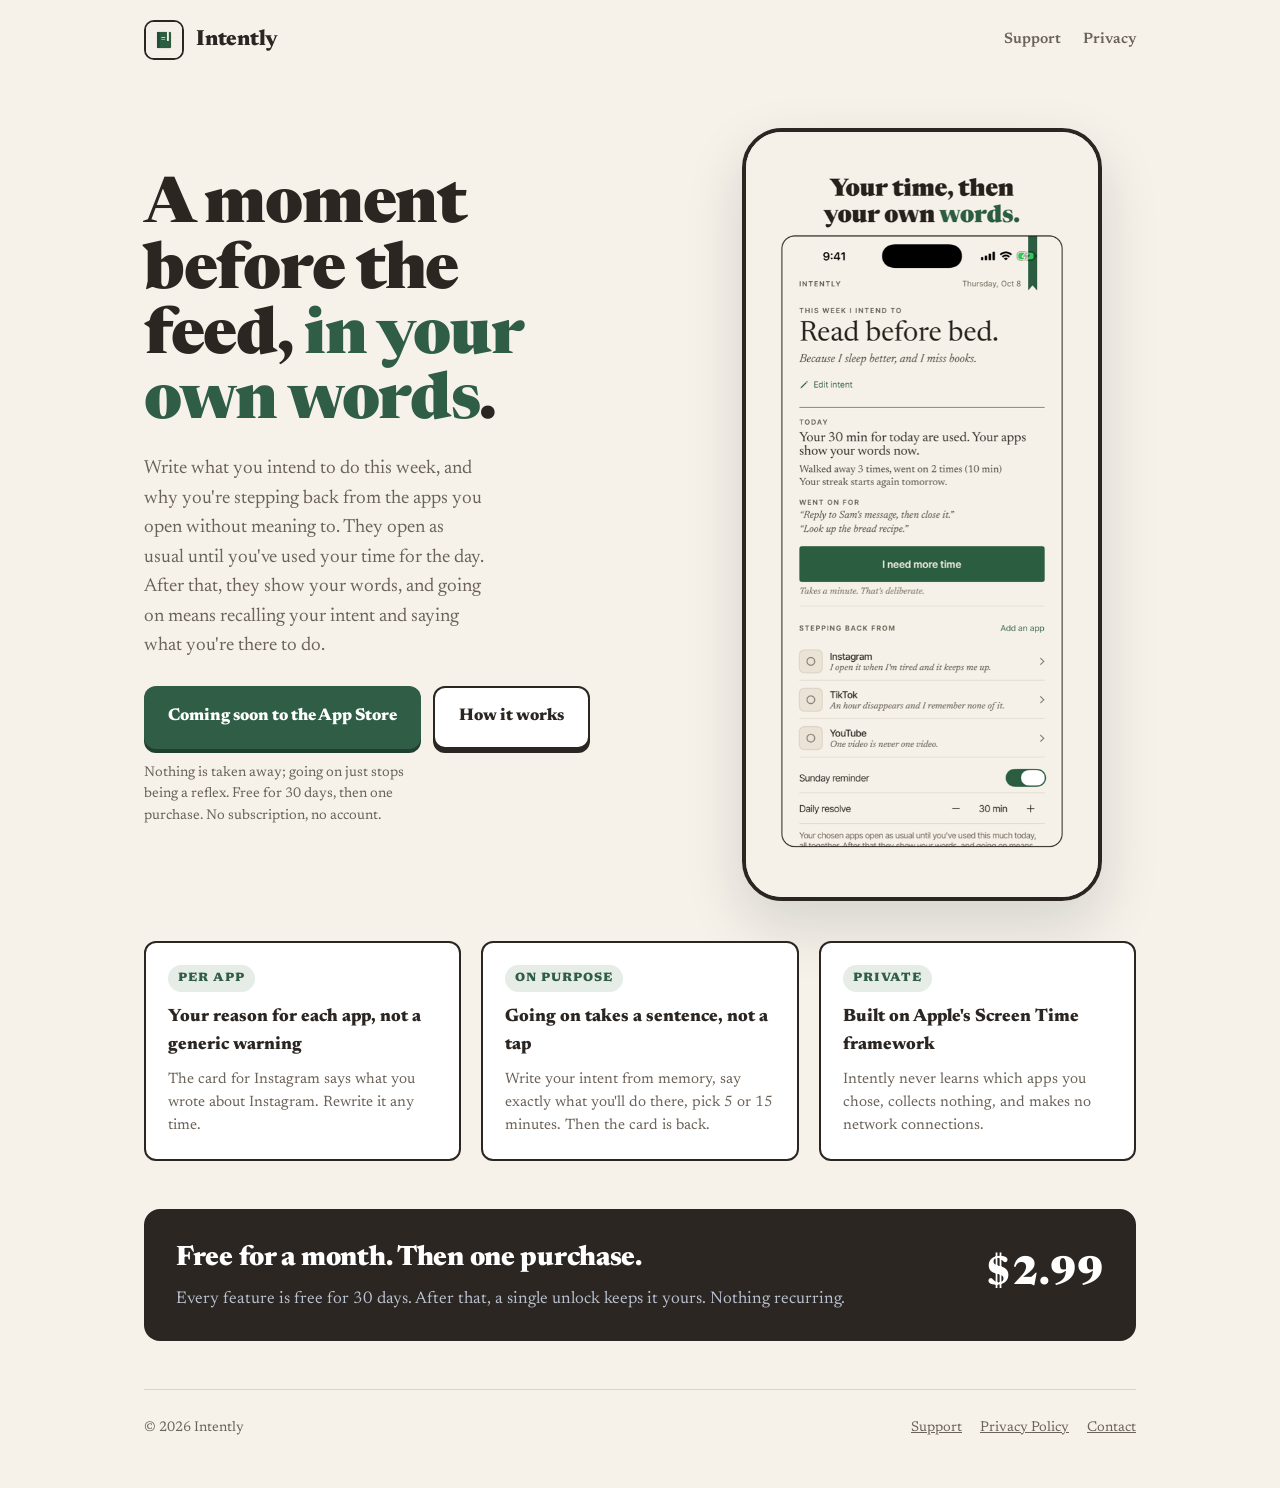
<file: index.html>
<!doctype html>
<html lang="en">
<head>
<meta charset="utf-8">
<meta name="viewport" content="width=device-width, initial-scale=1">
<title>Intently · Open apps on purpose</title>
<meta name="description" content="Intently puts your own words between you and the apps you open by reflex. A check-in, never a block. Free for 30 days, then one purchase.">
<link rel="icon" href="img/icon.png">
<link rel="preconnect" href="https://fonts.googleapis.com">
<link rel="stylesheet" href="https://fonts.googleapis.com/css2?family=Newsreader:ital,opsz,wght@0,6..72,400;0,6..72,600;1,6..72,400&family=Source+Sans+3:wght@400;600&display=swap">
<link rel="stylesheet" href="style.css">
</head>
<body>
<div class="wrap">
  <header class="nav">
    <a class="brand" href="./"><img src="img/icon.png" alt=""><span>Intently</span></a>
    <nav><a href="support.html">Support</a><a href="privacy.html">Privacy</a></nav>
  </header>

  <section class="hero">
    <div>
      <h1>A moment before the feed, <em>in your own words</em>.</h1>
      <p>Write what you intend to do this week, and why you're stepping back from the apps you open without meaning to. They open as usual until you've used your time for the day. After that, they show your words, and going on means recalling your intent and saying what you're there to do.</p>
      <div class="actions">
        <a class="cta" href="#">Coming soon to the App Store</a>
        <a class="cta ghost" href="support.html">How it works</a>
      </div>
      <p class="note">Nothing is taken away; going on just stops being a reflex. Free for 30 days, then one purchase. No subscription, no account.</p>
    </div>
    <img class="phone" src="img/01-home.png" alt="The Intently home screen: this week’s intent, today’s count, and the apps you are stepping back from">
  </section>

  <section class="features">
    <div class="card">
      <span class="eyebrow">Per app</span>
      <h3>Your reason for each app, not a generic warning</h3>
      <p>The card for Instagram says what you wrote about Instagram. Rewrite it any time.</p>
    </div>
    <div class="card">
      <span class="eyebrow">On purpose</span>
      <h3>Going on takes a sentence, not a tap</h3>
      <p>Write your intent from memory, say exactly what you'll do there, pick 5 or 15 minutes. Then the card is back.</p>
    </div>
    <div class="card">
      <span class="eyebrow">Private</span>
      <h3>Built on Apple's Screen Time framework</h3>
      <p>Intently never learns which apps you chose, collects nothing, and makes no network connections.</p>
    </div>
  </section>

  <section class="pricing">
    <div>
      <h2>Free for a month. Then one purchase.</h2>
      <p>Every feature is free for 30 days. After that, a single unlock keeps it yours. Nothing recurring.</p>
    </div>
    <div class="price">$2.99</div>
  </section>

  <footer>
    <div>© 2026 Intently</div>
    <nav><a href="support.html">Support</a><a href="privacy.html">Privacy Policy</a><a href="support.html#contact">Contact</a></nav>
  </footer>
</div>
</body>
</html>
</file>
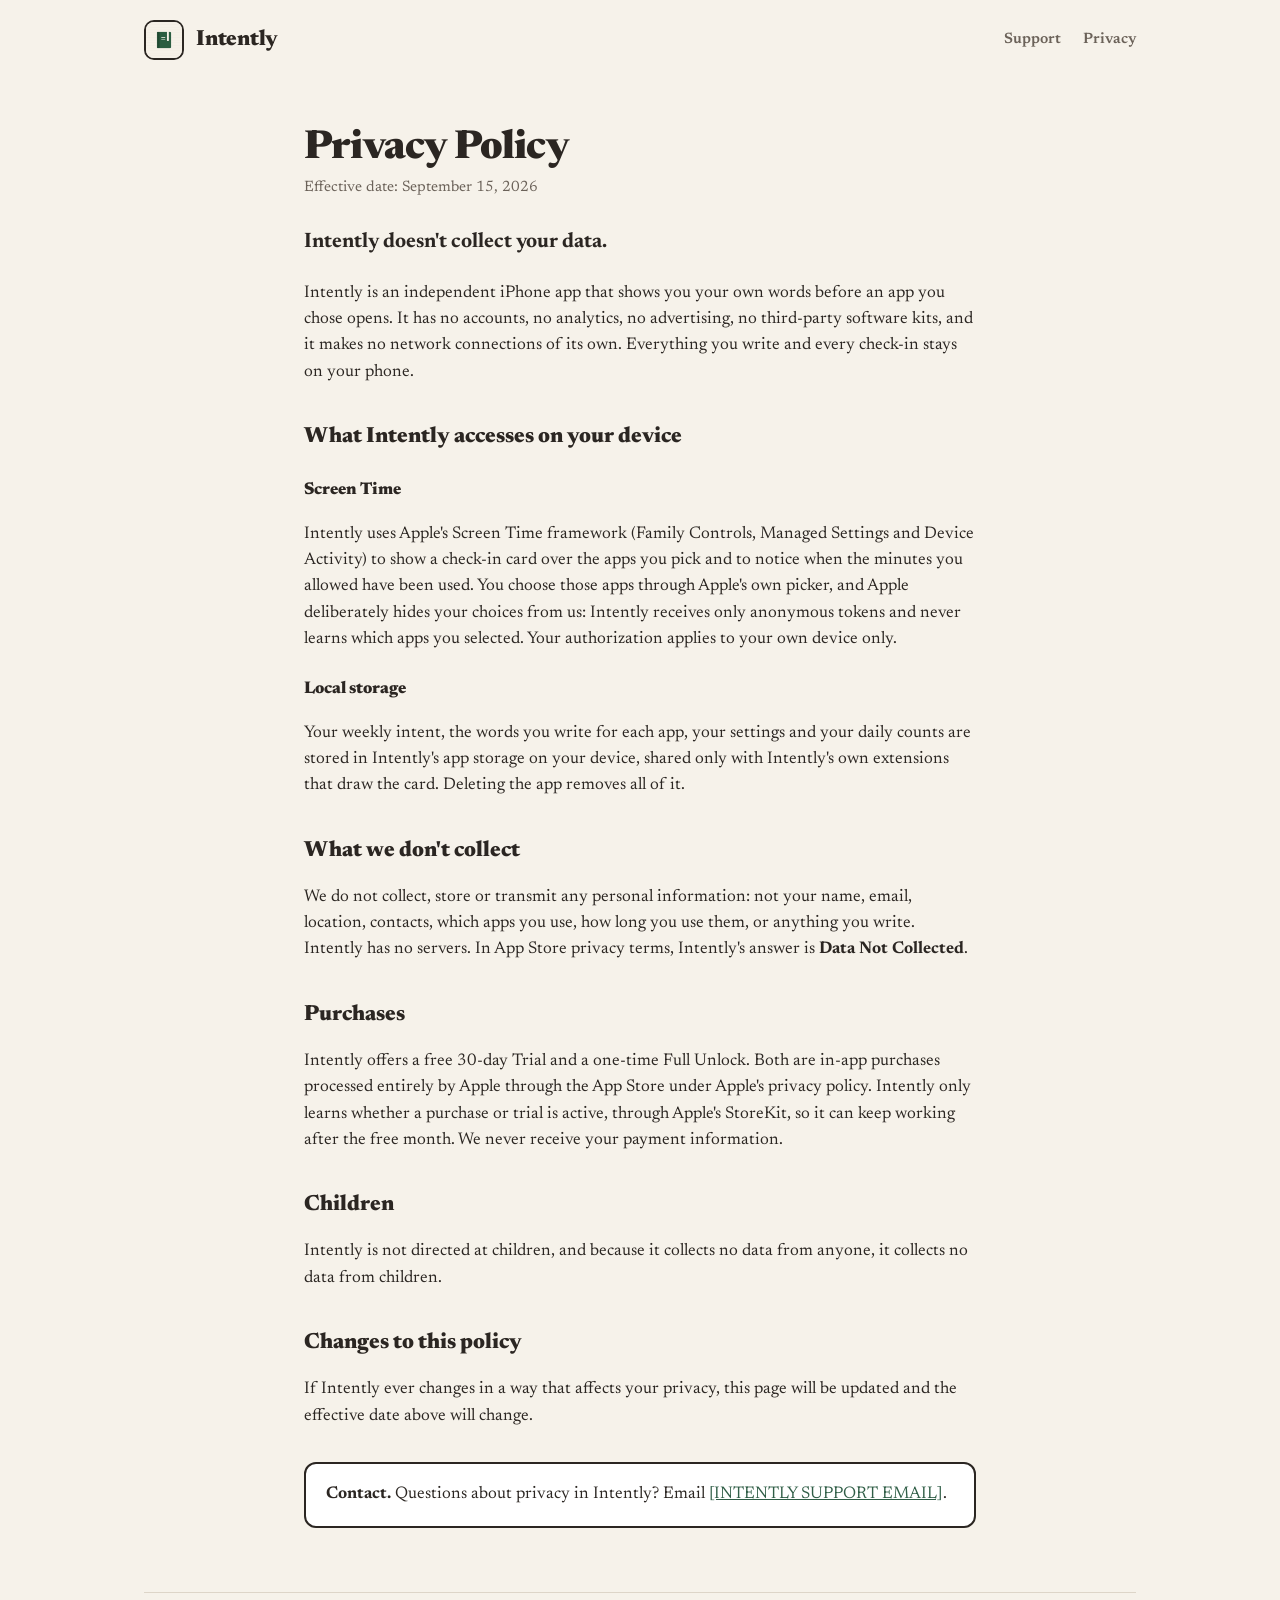
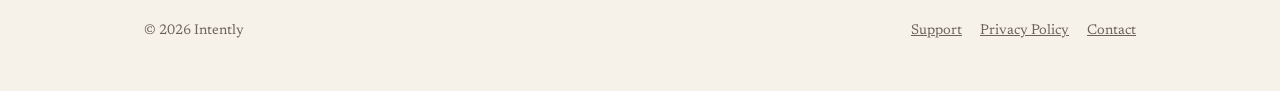
<file: privacy.html>
<!doctype html>
<html lang="en">
<head>
<meta charset="utf-8">
<meta name="viewport" content="width=device-width, initial-scale=1">
<title>Intently Privacy Policy</title>
<meta name="description" content="Intently doesn't collect your data. What the app accesses on your device, and what it never does.">
<link rel="icon" href="img/icon.png">
<link rel="preconnect" href="https://fonts.googleapis.com">
<link rel="stylesheet" href="https://fonts.googleapis.com/css2?family=Newsreader:ital,opsz,wght@0,6..72,400;0,6..72,600;1,6..72,400&family=Source+Sans+3:wght@400;600&display=swap">
<link rel="stylesheet" href="style.css">
</head>
<body>
<div class="wrap">
  <header class="nav">
    <a class="brand" href="./"><img src="img/icon.png" alt=""><span>Intently</span></a>
    <nav><a href="support.html">Support</a><a href="privacy.html">Privacy</a></nav>
  </header>
</div>
<main class="doc">
  <h1>Privacy Policy</h1>
  <div class="meta">Effective date: September 15, 2026</div>
  <p class="lede">Intently doesn't collect your data.</p>
  <p>Intently is an independent iPhone app that shows you your own words before an app you chose opens. It has no accounts, no analytics, no advertising, no third-party software kits, and it makes no network connections of its own. Everything you write and every check-in stays on your phone.</p>

  <h2>What Intently accesses on your device</h2>
  <h3>Screen Time</h3>
  <p>Intently uses Apple's Screen Time framework (Family Controls, Managed Settings and Device Activity) to show a check-in card over the apps you pick and to notice when the minutes you allowed have been used. You choose those apps through Apple's own picker, and Apple deliberately hides your choices from us: Intently receives only anonymous tokens and never learns which apps you selected. Your authorization applies to your own device only.</p>
  <h3>Local storage</h3>
  <p>Your weekly intent, the words you write for each app, your settings and your daily counts are stored in Intently's app storage on your device, shared only with Intently's own extensions that draw the card. Deleting the app removes all of it.</p>

  <h2>What we don't collect</h2>
  <p>We do not collect, store or transmit any personal information: not your name, email, location, contacts, which apps you use, how long you use them, or anything you write. Intently has no servers. In App Store privacy terms, Intently's answer is <strong>Data Not Collected</strong>.</p>

  <h2>Purchases</h2>
  <p>Intently offers a free 30-day Trial and a one-time Full Unlock. Both are in-app purchases processed entirely by Apple through the App Store under Apple's privacy policy. Intently only learns whether a purchase or trial is active, through Apple's StoreKit, so it can keep working after the free month. We never receive your payment information.</p>

  <h2>Children</h2>
  <p>Intently is not directed at children, and because it collects no data from anyone, it collects no data from children.</p>

  <h2>Changes to this policy</h2>
  <p>If Intently ever changes in a way that affects your privacy, this page will be updated and the effective date above will change.</p>

  <div class="contact" id="contact">
    <strong>Contact.</strong> Questions about privacy in Intently? Email <a href="mailto:[INTENTLY SUPPORT EMAIL]">[INTENTLY SUPPORT EMAIL]</a>.
  </div>
</main>
<div class="wrap">
  <footer>
    <div>© 2026 Intently</div>
    <nav><a href="support.html">Support</a><a href="privacy.html">Privacy Policy</a><a href="support.html#contact">Contact</a></nav>
  </footer>
</div>
</body>
</html>
</file>
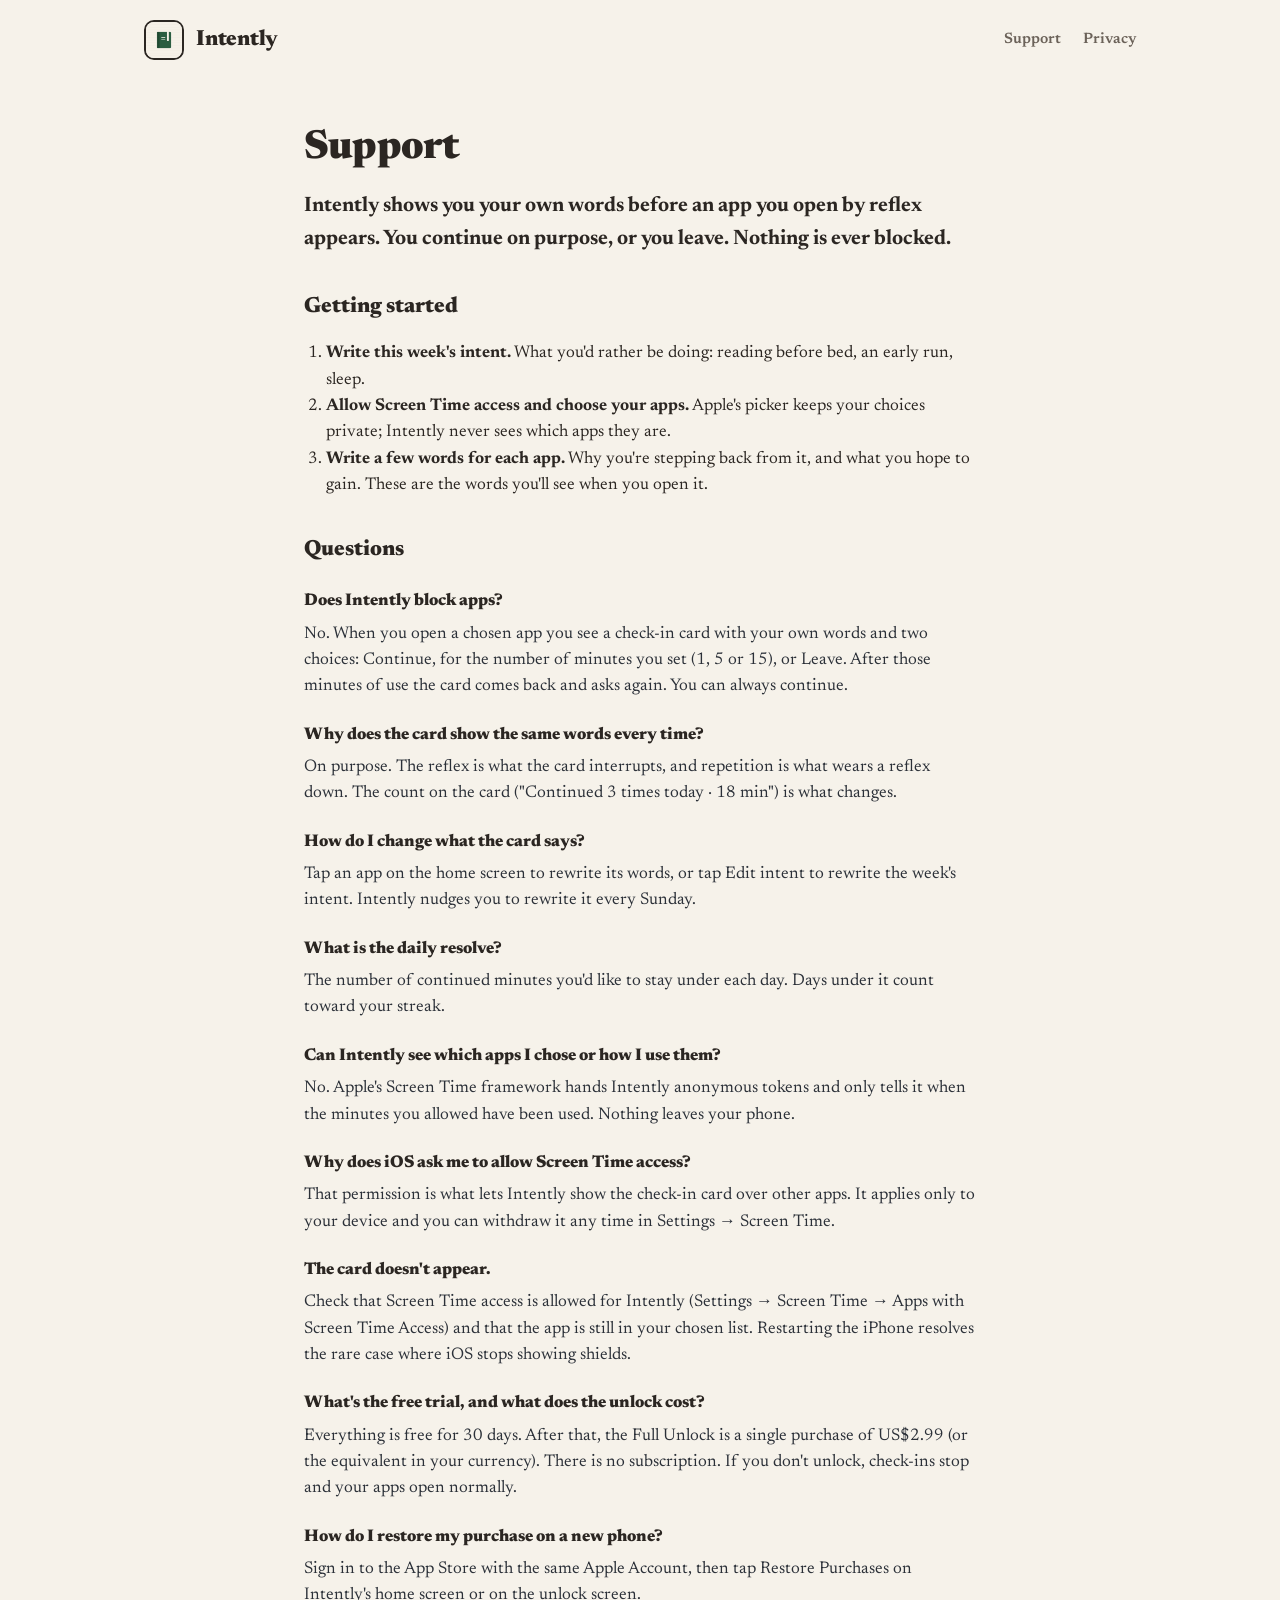
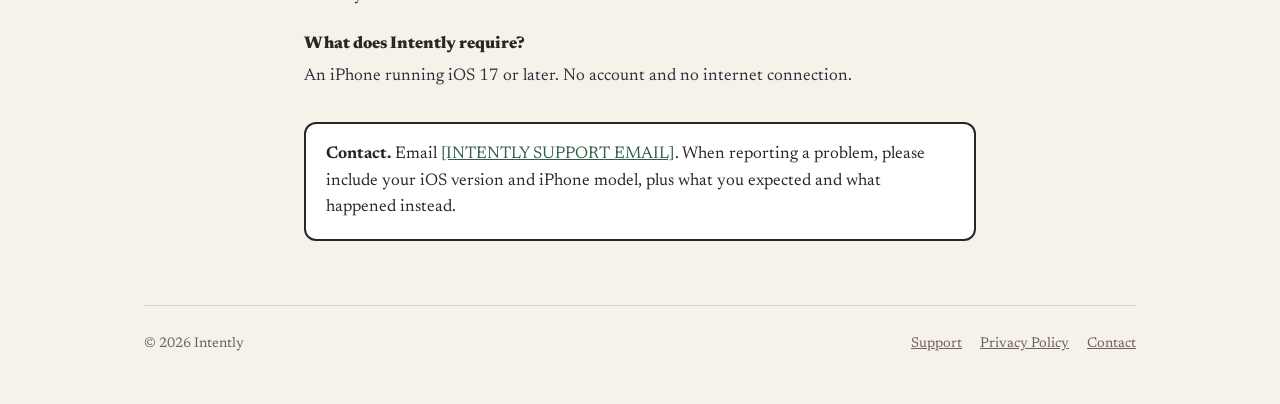
<file: support.html>
<!doctype html>
<html lang="en">
<head>
<meta charset="utf-8">
<meta name="viewport" content="width=device-width, initial-scale=1">
<title>Intently Support</title>
<meta name="description" content="Getting started with Intently, answers to common questions, and how to get in touch.">
<link rel="icon" href="img/icon.png">
<link rel="preconnect" href="https://fonts.googleapis.com">
<link rel="stylesheet" href="https://fonts.googleapis.com/css2?family=Newsreader:ital,opsz,wght@0,6..72,400;0,6..72,600;1,6..72,400&family=Source+Sans+3:wght@400;600&display=swap">
<link rel="stylesheet" href="style.css">
</head>
<body>
<div class="wrap">
  <header class="nav">
    <a class="brand" href="./"><img src="img/icon.png" alt=""><span>Intently</span></a>
    <nav><a href="support.html">Support</a><a href="privacy.html">Privacy</a></nav>
  </header>
</div>
<main class="doc">
  <h1>Support</h1>
  <p class="lede">Intently shows you your own words before an app you open by reflex appears. You continue on purpose, or you leave. Nothing is ever blocked.</p>

  <h2>Getting started</h2>
  <ol>
    <li><strong>Write this week's intent.</strong> What you'd rather be doing: reading before bed, an early run, sleep.</li>
    <li><strong>Allow Screen Time access and choose your apps.</strong> Apple's picker keeps your choices private; Intently never sees which apps they are.</li>
    <li><strong>Write a few words for each app.</strong> Why you're stepping back from it, and what you hope to gain. These are the words you'll see when you open it.</li>
  </ol>

  <h2>Questions</h2>
  <dl class="faq">
    <dt>Does Intently block apps?</dt>
    <dd>No. When you open a chosen app you see a check-in card with your own words and two choices: Continue, for the number of minutes you set (1, 5 or 15), or Leave. After those minutes of use the card comes back and asks again. You can always continue.</dd>
    <dt>Why does the card show the same words every time?</dt>
    <dd>On purpose. The reflex is what the card interrupts, and repetition is what wears a reflex down. The count on the card ("Continued 3 times today · 18 min") is what changes.</dd>
    <dt>How do I change what the card says?</dt>
    <dd>Tap an app on the home screen to rewrite its words, or tap Edit intent to rewrite the week's intent. Intently nudges you to rewrite it every Sunday.</dd>
    <dt>What is the daily resolve?</dt>
    <dd>The number of continued minutes you'd like to stay under each day. Days under it count toward your streak.</dd>
    <dt>Can Intently see which apps I chose or how I use them?</dt>
    <dd>No. Apple's Screen Time framework hands Intently anonymous tokens and only tells it when the minutes you allowed have been used. Nothing leaves your phone.</dd>
    <dt>Why does iOS ask me to allow Screen Time access?</dt>
    <dd>That permission is what lets Intently show the check-in card over other apps. It applies only to your device and you can withdraw it any time in Settings → Screen Time.</dd>
    <dt>The card doesn't appear.</dt>
    <dd>Check that Screen Time access is allowed for Intently (Settings → Screen Time → Apps with Screen Time Access) and that the app is still in your chosen list. Restarting the iPhone resolves the rare case where iOS stops showing shields.</dd>
    <dt>What's the free trial, and what does the unlock cost?</dt>
    <dd>Everything is free for 30 days. After that, the Full Unlock is a single purchase of US$2.99 (or the equivalent in your currency). There is no subscription. If you don't unlock, check-ins stop and your apps open normally.</dd>
    <dt>How do I restore my purchase on a new phone?</dt>
    <dd>Sign in to the App Store with the same Apple Account, then tap Restore Purchases on Intently's home screen or on the unlock screen.</dd>
    <dt>What does Intently require?</dt>
    <dd>An iPhone running iOS 17 or later. No account and no internet connection.</dd>
  </dl>

  <div class="contact" id="contact">
    <strong>Contact.</strong> Email <a href="mailto:[INTENTLY SUPPORT EMAIL]">[INTENTLY SUPPORT EMAIL]</a>. When reporting a problem, please include your iOS version and iPhone model, plus what you expected and what happened instead.
  </div>
</main>
<div class="wrap">
  <footer>
    <div>© 2026 Intently</div>
    <nav><a href="support.html">Support</a><a href="privacy.html">Privacy Policy</a><a href="support.html#contact">Contact</a></nav>
  </footer>
</div>
</body>
</html>
</file>
<file: style.css>
:root {
  --ground: #f6f2ea; --surface: #ffffff; --ink: #2b2622; --muted: #6b6259;
  --primary: #2f5d46; --primary-soft: #e6ece6; --line: #ddd5c8;
  --radius: 12px;
}
* { box-sizing: border-box; }
html { color-scheme: light; }
body { margin: 0; background: var(--ground); color: var(--ink);
  font-family: "Newsreader", Georgia, "Times New Roman", serif; font-size: 17px; line-height: 1.55; }
a { color: var(--primary); }
a:hover { color: #27503c; }
.wrap { max-width: 1040px; margin: 0 auto; padding: 0 24px; }
.nav { display: flex; align-items: center; justify-content: space-between; padding: 20px 0; }
.brand { display: flex; align-items: center; gap: 12px; text-decoration: none; color: var(--ink); }
.brand img { width: 40px; height: 40px; border-radius: 10px; border: 2px solid var(--ink); }
.brand span { font-weight: 900;  letter-spacing: -0.01em; font-size: 22px; }
.nav nav { display: flex; gap: 22px; font-weight: 600; font-size: 15px; }
.nav nav a { color: var(--muted); text-decoration: none; }
.nav nav a:hover { color: var(--ink); }
.hero { display: grid; grid-template-columns: 1.1fr 0.9fr; gap: 40px; align-items: center; padding: 48px 0 24px; }
.hero h1 { font-weight: 900;  font-size: clamp(38px, 6vw, 64px); line-height: 1.02; letter-spacing: -0.02em; margin: 0 0 18px; text-wrap: balance; }
.hero h1 em { font-style: normal; color: var(--primary); }
.hero p { font-size: 19px; color: var(--muted); max-width: 34ch; margin: 0 0 26px; }
.cta { display: inline-flex; align-items: center; gap: 10px; background: var(--primary); color: #fff; text-decoration: none;
  font-weight: 800; font-size: 17px; padding: 16px 24px; border-radius: var(--radius); box-shadow: 0 4px 0 #1f3f30; }
.cta:hover { color: #fff; background: #27503c; }
.cta.ghost { background: var(--surface); color: var(--ink); border: 2px solid var(--ink); box-shadow: 0 4px 0 var(--ink); }
.cta.ghost:hover { color: var(--ink); background: var(--primary-soft); }
.hero .actions { display: flex; gap: 12px; flex-wrap: wrap; }
.hero .note { font-size: 14px; color: var(--muted); margin-top: 14px; }
.phone { width: 100%; max-width: 360px; margin: 0 auto; display: block; border-radius: 40px; border: 4px solid var(--ink); box-shadow: 0 24px 60px rgba(20,23,28,0.14); }
.strip { display: grid; grid-template-columns: repeat(3, 1fr); gap: 20px; padding: 40px 0; }
.strip img { width: 100%; border-radius: 28px; border: 3px solid var(--ink); }
.features { display: grid; grid-template-columns: repeat(3, 1fr); gap: 20px; padding: 16px 0 40px; }
.card { background: var(--surface); border: 2px solid var(--ink); border-radius: var(--radius); padding: 22px; }
.card h3 { margin: 0 0 8px; font-size: 18px; font-weight: 800; }
.card p { margin: 0; color: var(--muted); font-size: 15px; }
.eyebrow { display: inline-block; font-size: 12px; font-weight: 800; letter-spacing: 0.08em; text-transform: uppercase; color: var(--primary); background: var(--primary-soft); padding: 4px 10px; border-radius: 999px; margin-bottom: 12px; }
.pricing { display: flex; align-items: center; justify-content: space-between; gap: 24px; background: var(--ink); color: #fff; border-radius: 16px; padding: 28px 32px; margin: 8px 0 48px; }
.pricing h2 { margin: 0 0 6px; font-weight: 900;  font-size: 28px; letter-spacing: -0.01em; }
.pricing p { margin: 0; color: #b9c0cf; }
.pricing .price { font-weight: 900;  font-size: 40px; white-space: nowrap; }
footer { border-top: 1px solid var(--line); padding: 28px 0 48px; color: var(--muted); font-size: 14px; display: flex; justify-content: space-between; gap: 16px; flex-wrap: wrap; }
footer nav { display: flex; gap: 18px; }
footer a { color: var(--muted); }
.doc { max-width: 720px; margin: 0 auto; padding: 24px 24px 64px; }
.doc h1 { font-weight: 900;  font-size: 40px; letter-spacing: -0.02em; margin: 24px 0 6px; line-height: 1.05; }
.doc .meta { color: var(--muted); font-size: 15px; margin-bottom: 28px; }
.doc h2 { font-size: 22px; font-weight: 800; margin: 34px 0 10px; }
.doc h3 { font-size: 17px; font-weight: 800; margin: 24px 0 6px; }
.doc p, .doc li { font-size: 17px; }
.doc .lede { font-size: 21px; font-weight: 700; }
.doc ol { padding-left: 22px; }
.doc .faq dt { font-weight: 800; margin-top: 22px; }
.doc .faq dd { margin: 6px 0 0; color: #2b3038; }
.doc .contact { background: var(--surface); border: 2px solid var(--ink); border-radius: var(--radius); padding: 18px 20px; margin-top: 32px; }
@media (max-width: 800px) {
  .hero { grid-template-columns: 1fr; padding-top: 24px; }
  .hero .phone { max-width: 280px; }
  .strip, .features { grid-template-columns: 1fr; }
  .pricing { flex-direction: column; align-items: flex-start; }
  .nav nav { gap: 14px; }
}
</file>
